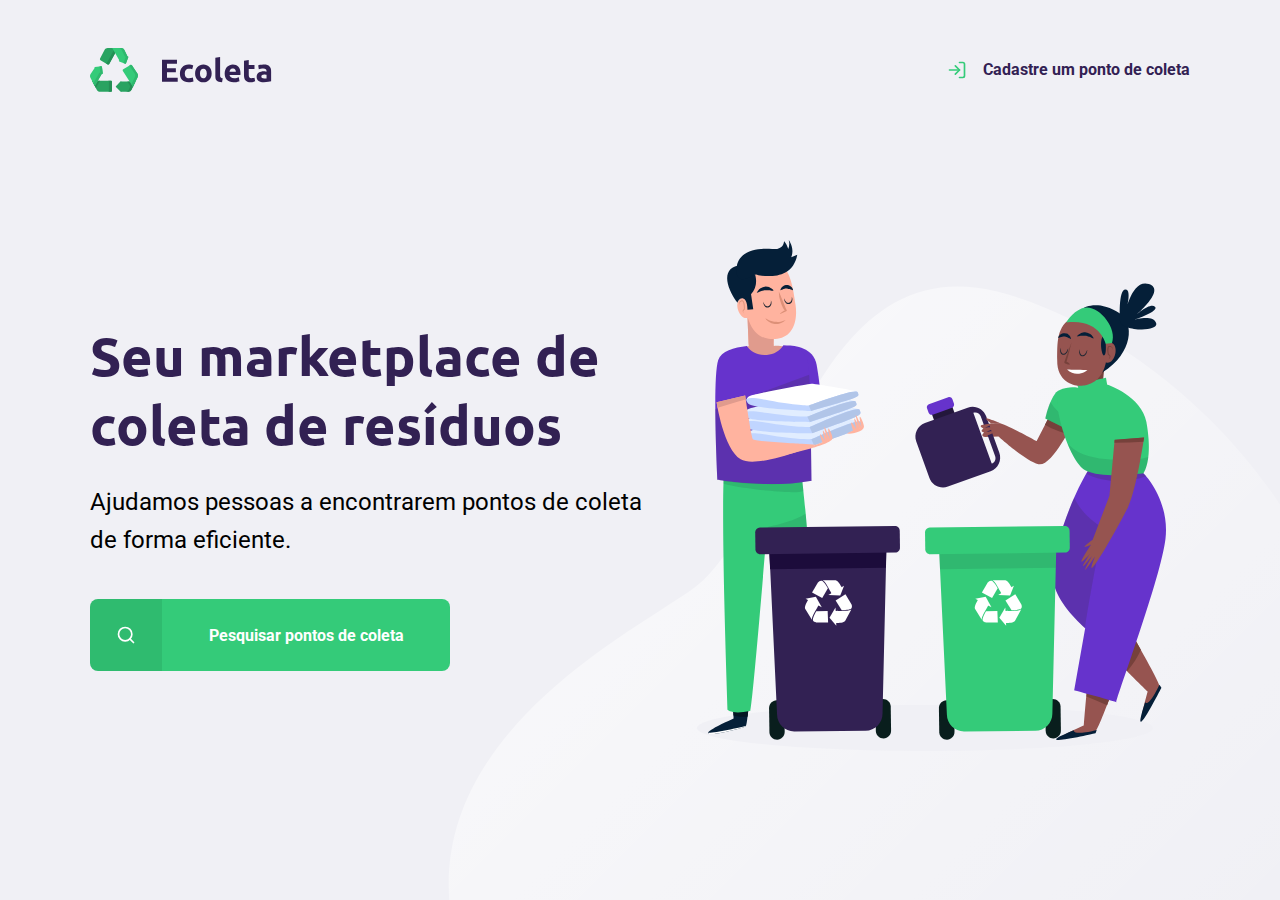
<file: index.html>
<!DOCTYPE html>
<html lang="pt_br">
	<head>
		<meta charset="utf-8">
		<meta name="viewport" content="width=device-width, initial-scale=1.0">
		<title>Ecoleta</title>
		<link href="https://fonts.googleapis.com/css2?family=Roboto:wght@300&family=Ubuntu:wght@700&display=swap" rel="stylesheet">
		<link rel="icon" href="/assets/check.svg">
		<link rel="stylesheet" href="/styles/main.css">
		<link rel="stylesheet" href="/styles/home.css">
		<link rel="stylesheet" href="/styles/responsive.css">

	</head>
	<body>
		<div id="page-home">
			<div class="content">
				<header>
					<img src="/assets/logo.svg" alt="logo">
					<a href="./create-point.html"><span></span>Cadastre um ponto de coleta</a>
				</header>
				<main>
					<h1>Seu marketplace de coleta de resíduos</h1>
					<p>Ajudamos pessoas a encontrarem pontos de coleta de forma eficiente.</p>
					<a href="#"><span></span><strong>Pesquisar pontos de coleta</strong></a>
				</main>
			</div>
		</div>
	</body>
</html>
</file>
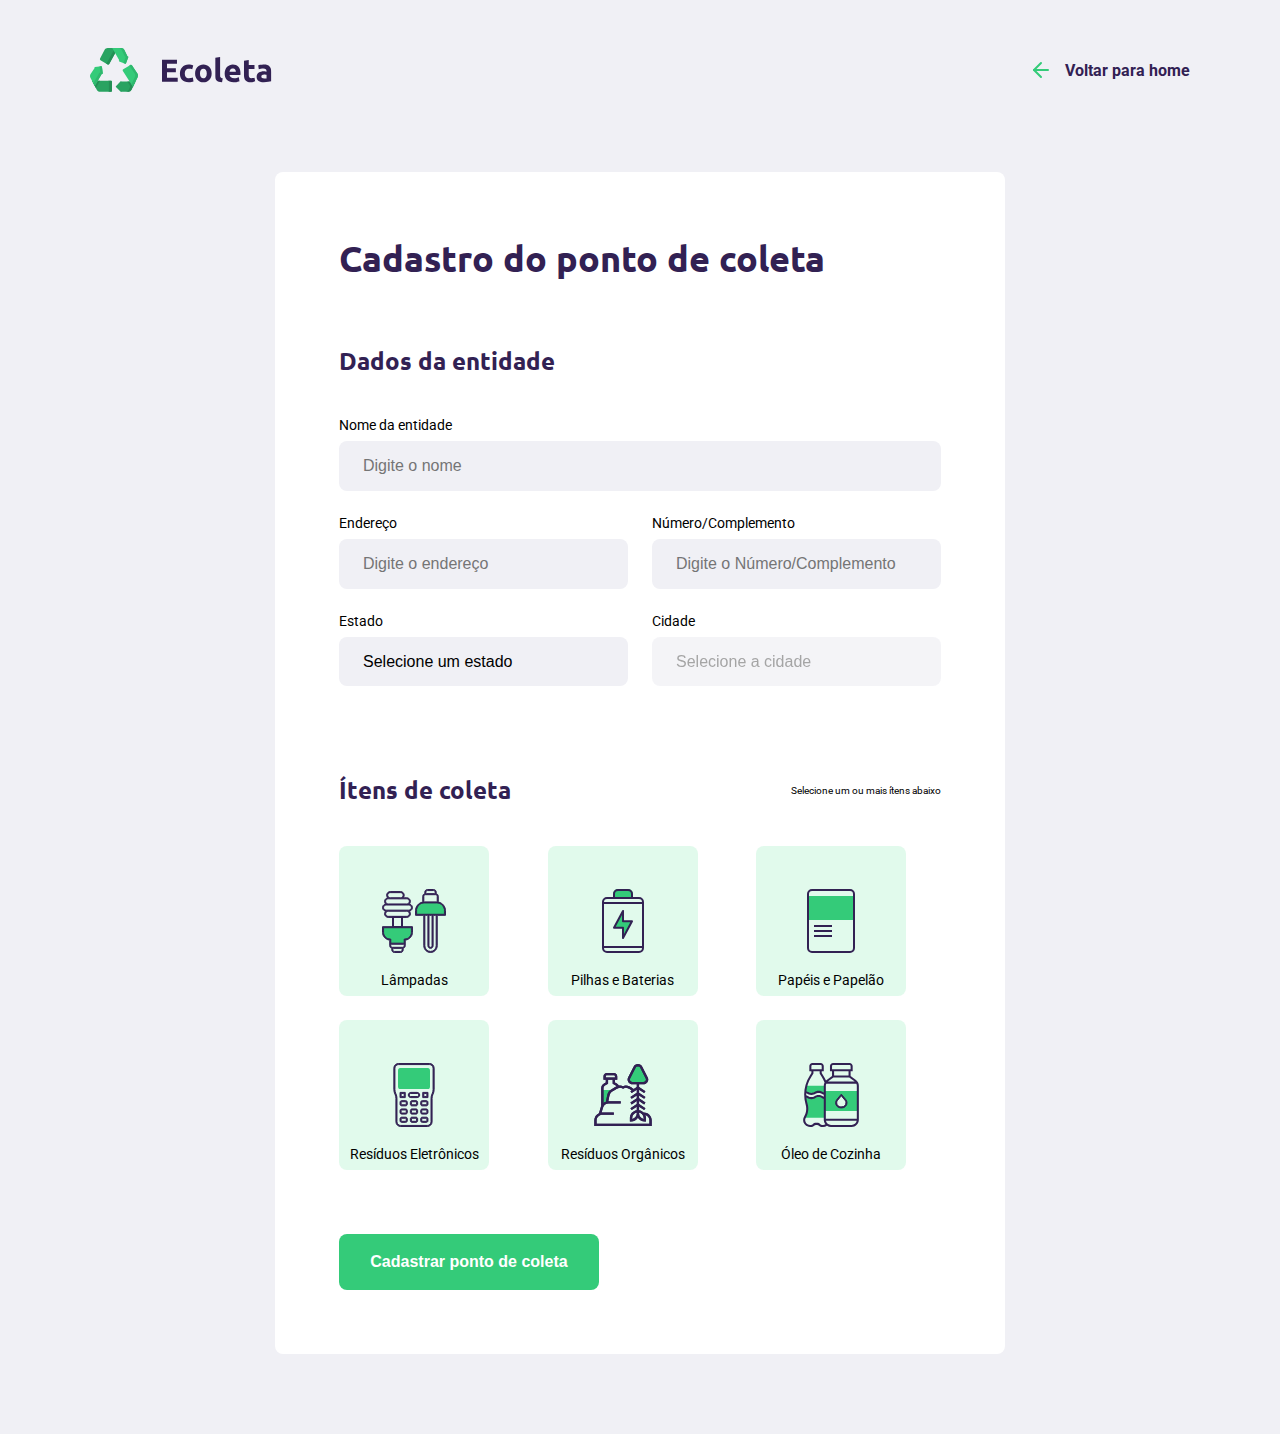
<file: create-point.html>
<!DOCTYPE html>
<html lang="pt_br">
	<head>
		<meta charset="utf-8">
		<meta name="viewport" content="width=device-width, initial-scale=1.0">
		<title>Criar um ponto de coleta</title>
        <link href="https://fonts.googleapis.com/css2?family=Roboto:wght@300&family=Ubuntu:wght@700&display=swap" rel="stylesheet">
        <link rel="icon" href="/assets/check.svg">
		<link rel="stylesheet" href="/styles/main.css">
		<link rel="stylesheet" href="/styles/create-point.css">
		<link rel="stylesheet" href="/styles/responsive.css">

	</head>
	<body>
		<div id="page-create-point">
			<header>
                <img src="/assets/logo.svg" alt="logo">
				<a href="./index.html"><span></span>Voltar para home</a>
            </header>
            
			<form>
                <h1>Cadastro do ponto de coleta</h1>

                <fieldset>
                    <legend>
                        <h2>Dados da entidade</h2>
                    </legend>

                    <div class="field">
                        <label for="name">Nome da entidade</label>
                        <input type="text" name="name" placeholder="Digite o nome">
                    </div>

                    <div class="field-group">
                        <div class="field">
                            <label for="adress">Endereço</label>
                            <input type="text" name="adress" placeholder="Digite o endereço">
                        </div>
                        <div class="field">
                            <label for="adress2">Número/Complemento</label>
                            <input type="text" name="adress2" placeholder="Digite o Número/Complemento">
                        </div>
                    </div>

                    <div class="field-group">
                        <div class="field">
                            <label for="state">Estado</label>
                            <select name="uf">
                                <option value="">Selecione um estado</option>
                            </select>
                            <input type="hidden" name="state" value="">
                        </div>
                        <div class="field">
                            <label for="city">Cidade</label>
                            <select name="city" disabled>
                                <option value="">Selecione a cidade</option>
                            </select>
                        </div>
                    </div>

                </fieldset>

                <fieldset>
                    <legend>
                        <h2>Ítens de coleta</h2>
                        <p>Selecione um ou mais ítens abaixo</p>
                    </legend>
                    <div class="field-group">
                        <div class="field">
                            <input type="checkbox" name="lampadas">
                            <span class="lampadas"><label for="lampadas">Lâmpadas</label></span>
                        </div>
                        <div class="field">
                            <input type="checkbox" name="pilhas">
                            <span class="pilhas"><label for="pilhas">Pilhas e Baterias</label></span>
                        </div>
                        <div class="field">
                            <input type="checkbox" name="papeis">
                            <span class="papeis"><label for="papeis">Papéis e Papelão</label></span>
                        </div>
                    </div>
                    <div class="field-group">
                        <div class="field">
                            <input type="checkbox" name="lampadas">
                            <span class="eletronicos"><label for="lampadas">Resíduos Eletrônicos</label></span>
                        </div>
                        <div class="field">
                            <input type="checkbox" name="pilhas">
                            <span class="organicos"><label for="pilhas">Resíduos Orgânicos</label></span>
                        </div>
                        <div class="field">
                            <input type="checkbox" name="papeis">
                            <span class="oleo"><label for="papeis">Óleo de Cozinha</label></span>
                        </div>
                    </div>
                </fieldset>
               
                <button type="submit">Cadastrar ponto de coleta</button>
                <script src="/scripts/create-point.js"></script>
            </form>
        </div>
	</body>
</html>
</file>
<file: styles/main.css>
:root {
    --title-color: #322153;
    --primary-color: #34cb79;
}

* {
    margin: 0;
    padding: 0;
    box-sizing: border-box;
}

html {
    font-family: 'Roboto', sans-serif;
}

body {
    background: #f0f0f5;
    -webkit-font-smoothing: antialiased;
}

a {
    text-decoration: none
}

h1, h2, h3, h4, h5, h6 {
    font-family: 'Ubuntu', sans-serif;
    color: var(--title-color);
}
</file>
<file: styles/home.css>
#page-home {
    height: 100vh;
    background: url('../assets/home-background.svg') no-repeat;
    background-position: 35vw bottom;
}

#page-home .content {
    width: 90%;
    height: 100%;
    max-width: 1100px;
    margin: 0 auto;
    display: flex;
    flex-direction: column;
}

#page-home .content header {
    margin-top: 48px;
    display: flex;
    align-items: center;
    justify-content: space-between;
}

#page-home .content header a {
    display: flex;
    color: var(--title-color);
    font-weight: 700;
}

#page-home .content header a span {
    background-image: url('../assets/log-in.svg');
    width: 20px;
    height: 20px;
    margin-right: 16px;
}

#page-home .content main {
    max-width: 560px;
    flex: 1;
    display: flex;
    flex-direction: column;
    justify-content: center;
}

#page-home .content main h1 {
    font-size: 54px;
}

#page-home .content main p {
    font-size: 24px;
    line-height: 38px;
    margin-top: 24px;
}

#page-home .content main a {
    width: 100%;
    max-width: 360px;
    height: 72px;
    border-radius: 8px;
    color: #fff;
    background-color: var(--primary-color);
    display: flex;
    align-items: center;
    margin-top: 40px;
    transition: background-color 400ms
}

#page-home .content main a:hover {
    background-color: #2fb86e;
}

#page-home .content main a span {
    width: 72px;
    height: 72px;
    border-radius: 8px 0 0 8px;
    background-color: rgba(0, 0, 0, 0.08);
    display: flex;
    align-items: center;
    justify-content: center;
}

#page-home .content main a span:after {
    content: "";
    width: 20px;
    height: 20px;
    background: url('../assets/search.svg') no-repeat;
}

#page-home .content main a strong {
    flex: 1;
    text-align: center;
}
</file>
<file: styles/responsive.css>
@media (max-width: 900px) {
    #page-home {
        background-position-x: 70vw;
    }

    #page-home .content {
        align-items: center;
        text-align: center;
    }

    #page-home .content header a {
        position: absolute;
        bottom: 48px;
        left: 50%;
        transform: translateX(-50%);
    }

    #page-home .content main {
        align-items: center;
    }
}

@media (min-width: 1700px) {
    #page-home {
        background-position-x: 40vw;
    }
}

@media (max-height: 760px) {
    #page-home {
        background-position-y: 200px;
    }
}
</file>
<file: styles/create-point.css>
#page-create-point {
    width: 90%;
    max-width: 1100px;
    margin: 0 auto;
}

#page-create-point header {
    display: flex;
    justify-content: space-between;
    align-items: center;
    margin-top: 48px;
}

#page-create-point header a {
    color: var(--title-color);
    font-weight: bold;
    display: flex;
    align-items: center;
}

#page-create-point header a span {
    background-image: url('../assets/arrow-left.svg');
    width: 20px;
    height: 24px;
    display: flex;
    margin-right: 16px;
}

form {
    background-color: white;
    max-width: 730px;
    padding: 64px;
    border-radius: 8px;
    margin: 80px auto;
}

form h1 {
    font-size: 36px;
}

form fieldset {
    border: 0;
    margin-top: 64px;
}

form legend {
    margin-bottom: 40px;
    display: flex; /*minhas mudanças*/
    align-items: center; /*minhas mudanças*/
    width: 100%; /*minhas mudanças*/
}

form legend h2 {
    font-size: 24px;
    flex: 1; /*minhas mudanças*/
}

form .field {
    display: flex;
    flex: 1;
    flex-direction: column;
    margin-bottom: 24px;
}

form .field-group {
    display: flex;
}

form input, form select {
    background-color: #f0f0f5;
    border: 0;
    padding: 16px 24px;
    font-size: 16px;
    border-radius: 8px;
}

form select {
    -webkit-appearance: none;
    -moz-appearance: none;
    appearance: none;
}

form label {
    font-size: 14px;
    margin-bottom: 8px;
}

form .field-group .field + .field {
    margin-left: 24px;
}

form button {
    width: 260px;
    height: 56px;

    background-color: var(--primary-color);
    border-radius: 8px;

    color: white;
    font-weight: bold;
    font-size: 16px;

    border: 0;
    margin-top: 40px;
    transition: background-color 400ms;
}

form button:hover {
    background-color: #2fb86e;
}

form legend p { /*minhas mudanças*/
   font-size: 10px;
}

form input[type=checkbox] {
    width: 0;
    height: 0;
}

form .field-group .field span {
    width: 150px;
    height: 150px;
    display: flex;
    flex-direction: column-reverse;
    border-radius: 8px;
    background-position: center;
    transition: 400ms;
}

form .field-group .field span label {
    text-align: center;
}

form .field-group .field span:hover {
    background-color: #ccc;
}

.lampadas {
    background: url('../assets/lampadas.svg') no-repeat #e1faec;
}

.pilhas {
    background: url('../assets/baterias.svg') no-repeat #e1faec;
}

.papeis {
    background: url('../assets/papeis-papelao.svg') no-repeat #e1faec;
}

.eletronicos {
    background: url('../assets/eletronicos.svg') no-repeat #e1faec;
}

.organicos {
    background: url('../assets/organicos.svg') no-repeat #e1faec;
}

.oleo {
    background: url('../assets/oleo.svg') no-repeat #e1faec;
}
</file>
